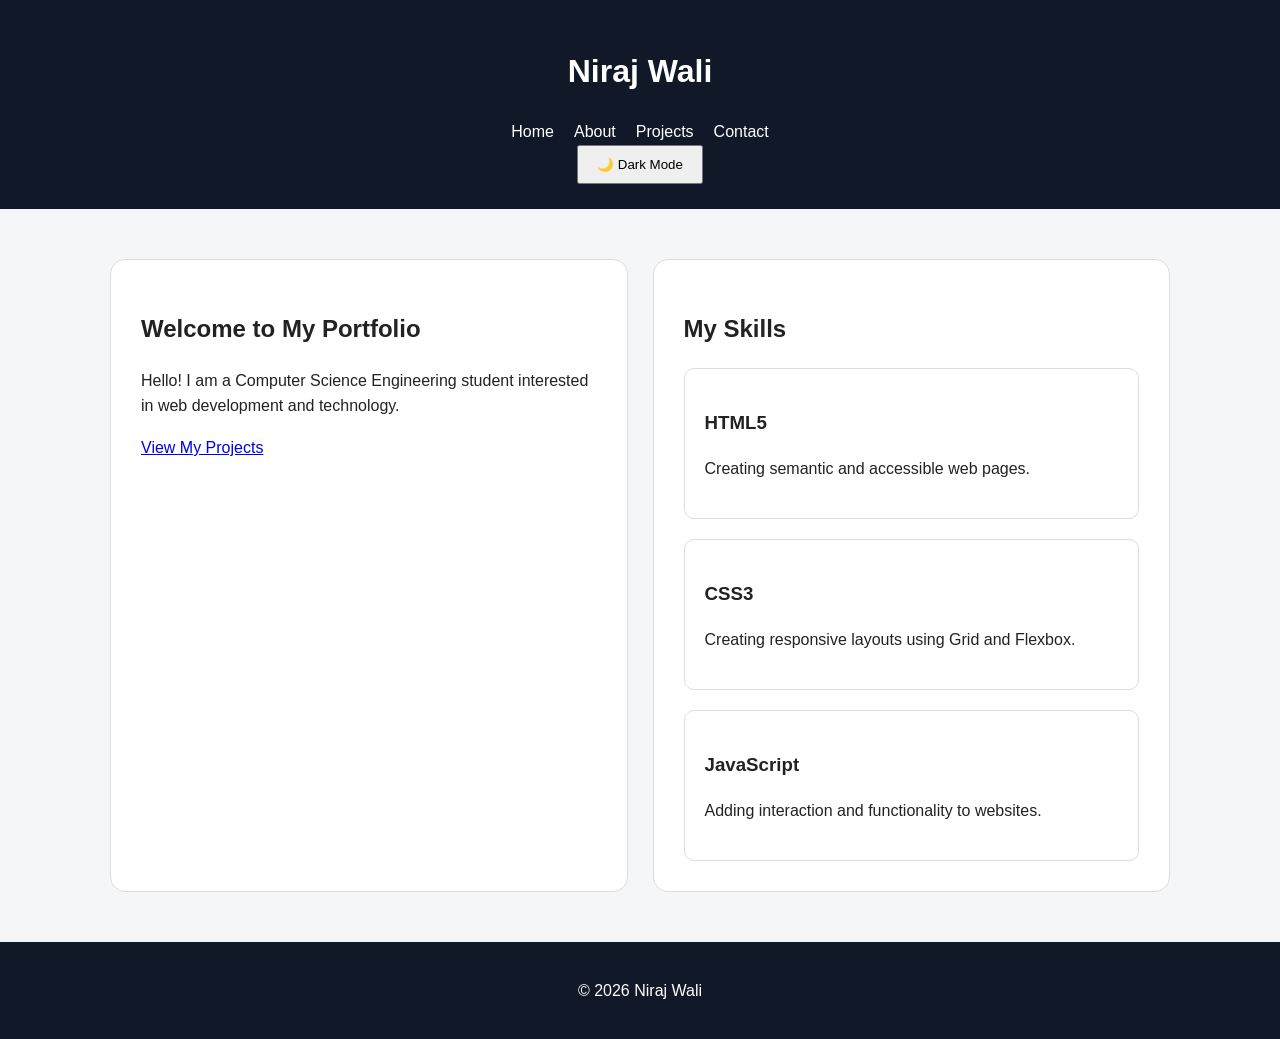
<file: index.html>
<!DOCTYPE html>
<html lang="en">

<head>
    <meta charset="UTF-8">
    <meta name="viewport" content="width=device-width, initial-scale=1.0">

    <title>Niraj Wali | Portfolio</title>

    <link rel="stylesheet" href="style.css">
</head>

<body>

<header>

    <h1>Niraj Wali</h1>

    <nav aria-label="Main navigation">
        <a href="index.html">Home</a>
        <a href="about.html">About</a>
        <a href="projects.html">Projects</a>
        <a href="contact.html">Contact</a>
    </nav>

    <button id="themeToggle" type="button">
        🌙 Dark Mode
    </button>

</header>

<main>

    <section>
        <h2>Welcome to My Portfolio</h2>

        <p>
            Hello! I am a Computer Science Engineering student
            interested in web development and technology.
        </p>

        <a href="projects.html">View My Projects</a>
    </section>

    <section>

        <h2>My Skills</h2>

        <div class="projects">

            <article class="project">
                <h3>HTML5</h3>
                <p>Creating semantic and accessible web pages.</p>
            </article>

            <article class="project">
                <h3>CSS3</h3>
                <p>Creating responsive layouts using Grid and Flexbox.</p>
            </article>

            <article class="project">
                <h3>JavaScript</h3>
                <p>Adding interaction and functionality to websites.</p>
            </article>

        </div>

    </section>

</main>

<footer>
    <p>&copy; 2026 Niraj Wali</p>
</footer>


<script>
const button = document.getElementById("themeToggle");

button.addEventListener("click", function () {

    document.body.classList.toggle("dark");

    if (document.body.classList.contains("dark")) {
        button.textContent = "☀️ Light Mode";
    } else {
        button.textContent = "🌙 Dark Mode";
    }

});
</script>

</body>
</html>
</file>
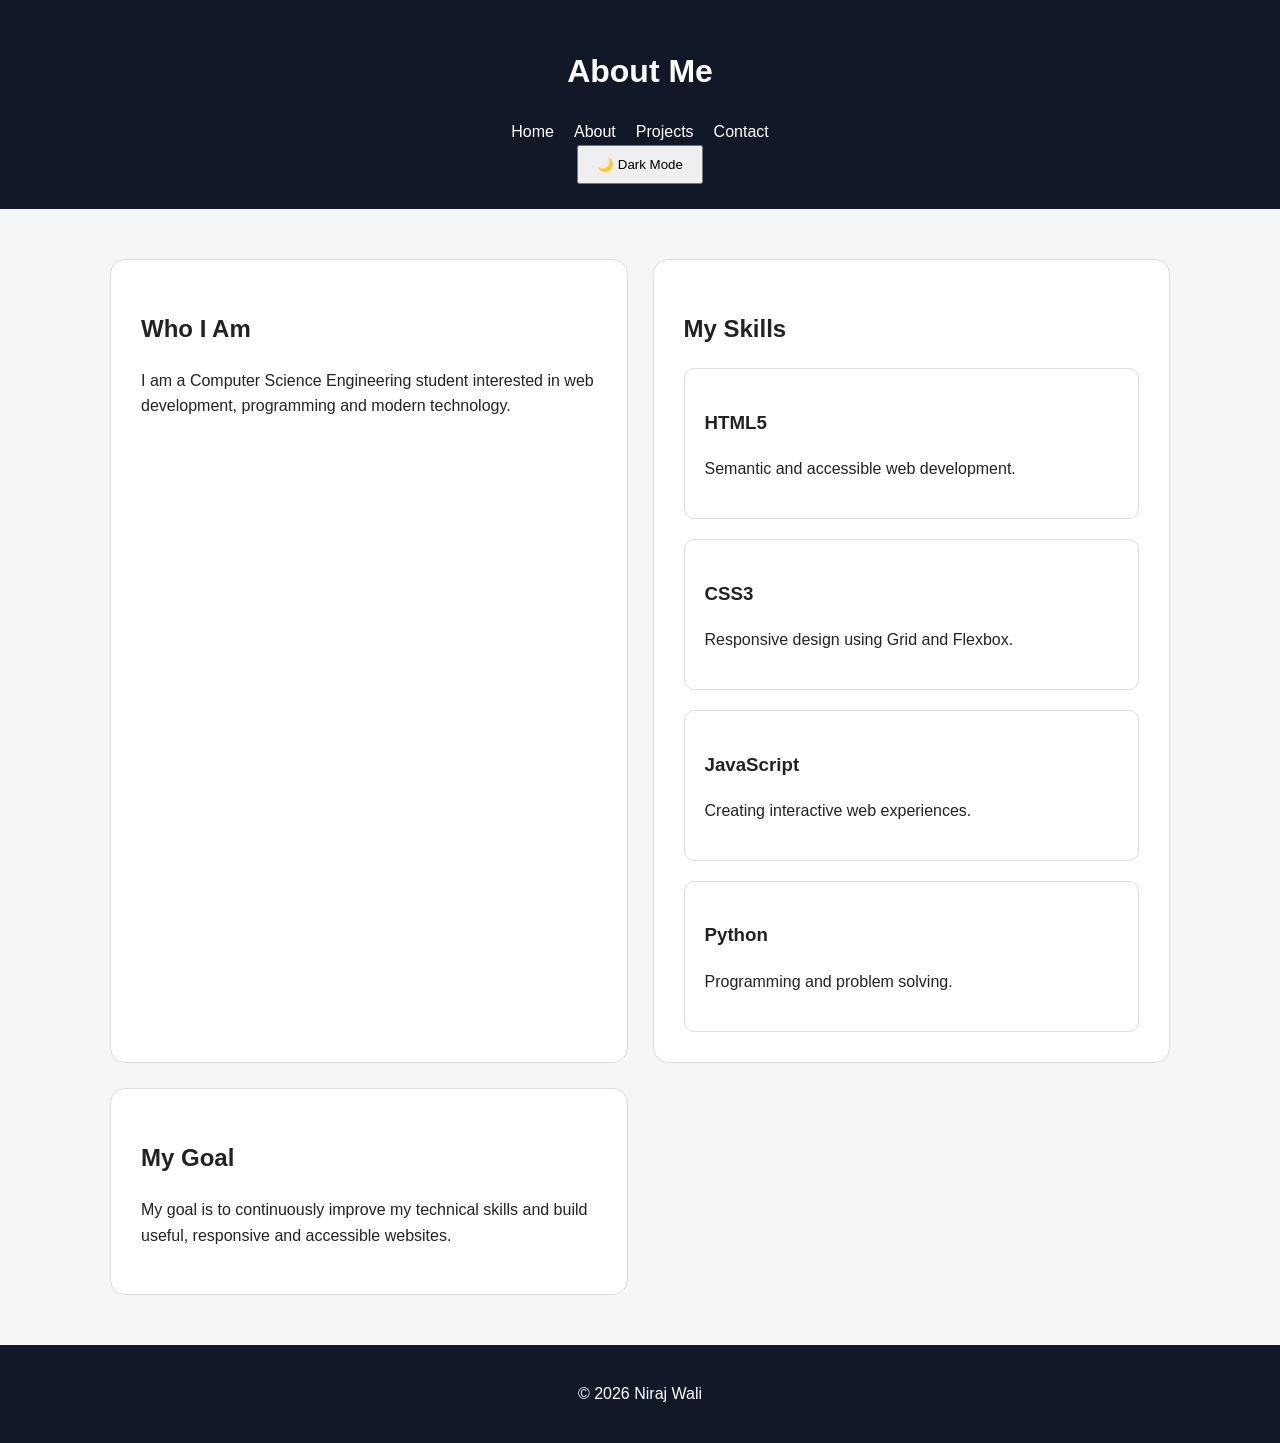
<file: about.html>
<!DOCTYPE html>
<html lang="en">
<head>
    <meta charset="UTF-8">
    <meta name="viewport" content="width=device-width, initial-scale=1.0">
    <meta name="description" content="About Niraj Wali">
    <title>About | Niraj Wali</title>
    <link rel="stylesheet" href="style.css">
</head>

<body>

<header>
    <h1>About Me</h1>

    <nav aria-label="Main navigation">
        <a href="index.html">Home</a>
        <a href="about.html">About</a>
        <a href="projects.html">Projects</a>
        <a href="contact.html">Contact</a>
    </nav>

    <button id="themeToggle" type="button"
            aria-label="Switch to dark mode">
        🌙 Dark Mode
    </button>
</header>

<main>

    <section>
        <h2>Who I Am</h2>
        <p>
            I am a Computer Science Engineering student interested
            in web development, programming and modern technology.
        </p>
    </section>

    <section>
        <h2>My Skills</h2>

        <div class="projects">

            <article class="project">
                <h3>HTML5</h3>
                <p>Semantic and accessible web development.</p>
            </article>

            <article class="project">
                <h3>CSS3</h3>
                <p>Responsive design using Grid and Flexbox.</p>
            </article>

            <article class="project">
                <h3>JavaScript</h3>
                <p>Creating interactive web experiences.</p>
            </article>

            <article class="project">
                <h3>Python</h3>
                <p>Programming and problem solving.</p>
            </article>

        </div>
    </section>

    <section>
        <h2>My Goal</h2>
        <p>
            My goal is to continuously improve my technical skills
            and build useful, responsive and accessible websites.
        </p>
    </section>

</main>

<footer>
    <p>&copy; 2026 Niraj Wali</p>
</footer>

<script src="script.js"></script>

</body>
</html>
</file>
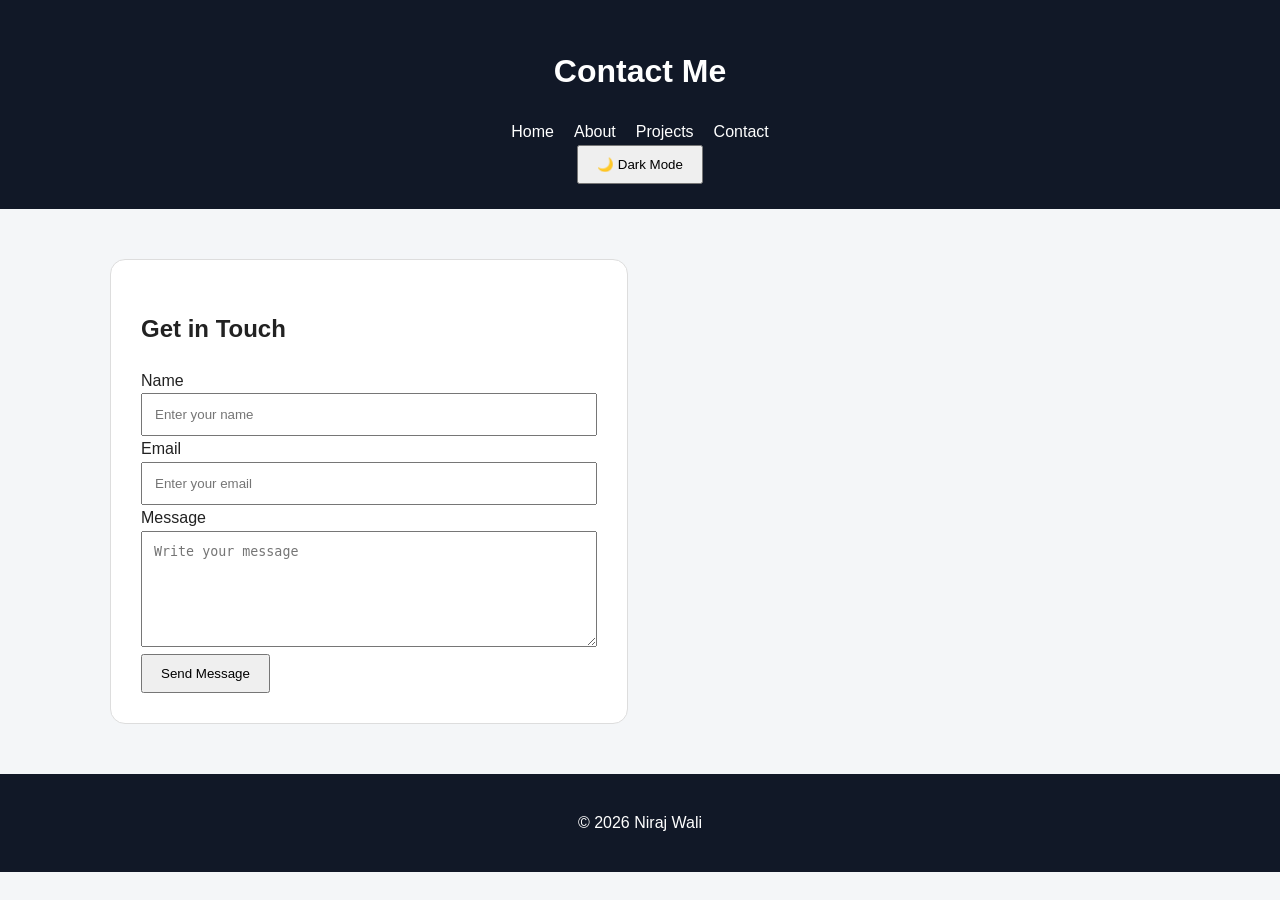
<file: contact.html>
<!DOCTYPE html>
<html lang="en">
<head>
    <meta charset="UTF-8">
    <meta name="viewport" content="width=device-width, initial-scale=1.0">
    <meta name="description" content="Contact Niraj Wali">
    <title>Contact | Niraj Wali</title>
    <link rel="stylesheet" href="style.css">
</head>

<body>

<header>
    <h1>Contact Me</h1>

    <nav aria-label="Main navigation">
        <a href="index.html">Home</a>
        <a href="about.html">About</a>
        <a href="projects.html">Projects</a>
        <a href="contact.html">Contact</a>
    </nav>

    <button id="themeToggle" type="button"
            aria-label="Switch to dark mode">
        🌙 Dark Mode
    </button>
</header>

<main>

    <section>
        <h2>Get in Touch</h2>

        <form>

            <label for="name">Name</label>
            <input
                type="text"
                id="name"
                name="name"
                placeholder="Enter your name"
                required
            >

            <label for="email">Email</label>
            <input
                type="email"
                id="email"
                name="email"
                placeholder="Enter your email"
                required
            >

            <label for="message">Message</label>
            <textarea
                id="message"
                name="message"
                rows="6"
                placeholder="Write your message"
                required
            ></textarea>

            <button type="submit">Send Message</button>

        </form>
    </section>

</main>

<footer>
    <p>&copy; 2026 Niraj Wali</p>
</footer>

<script src="script.js"></script>

</body>
</html>
</file>
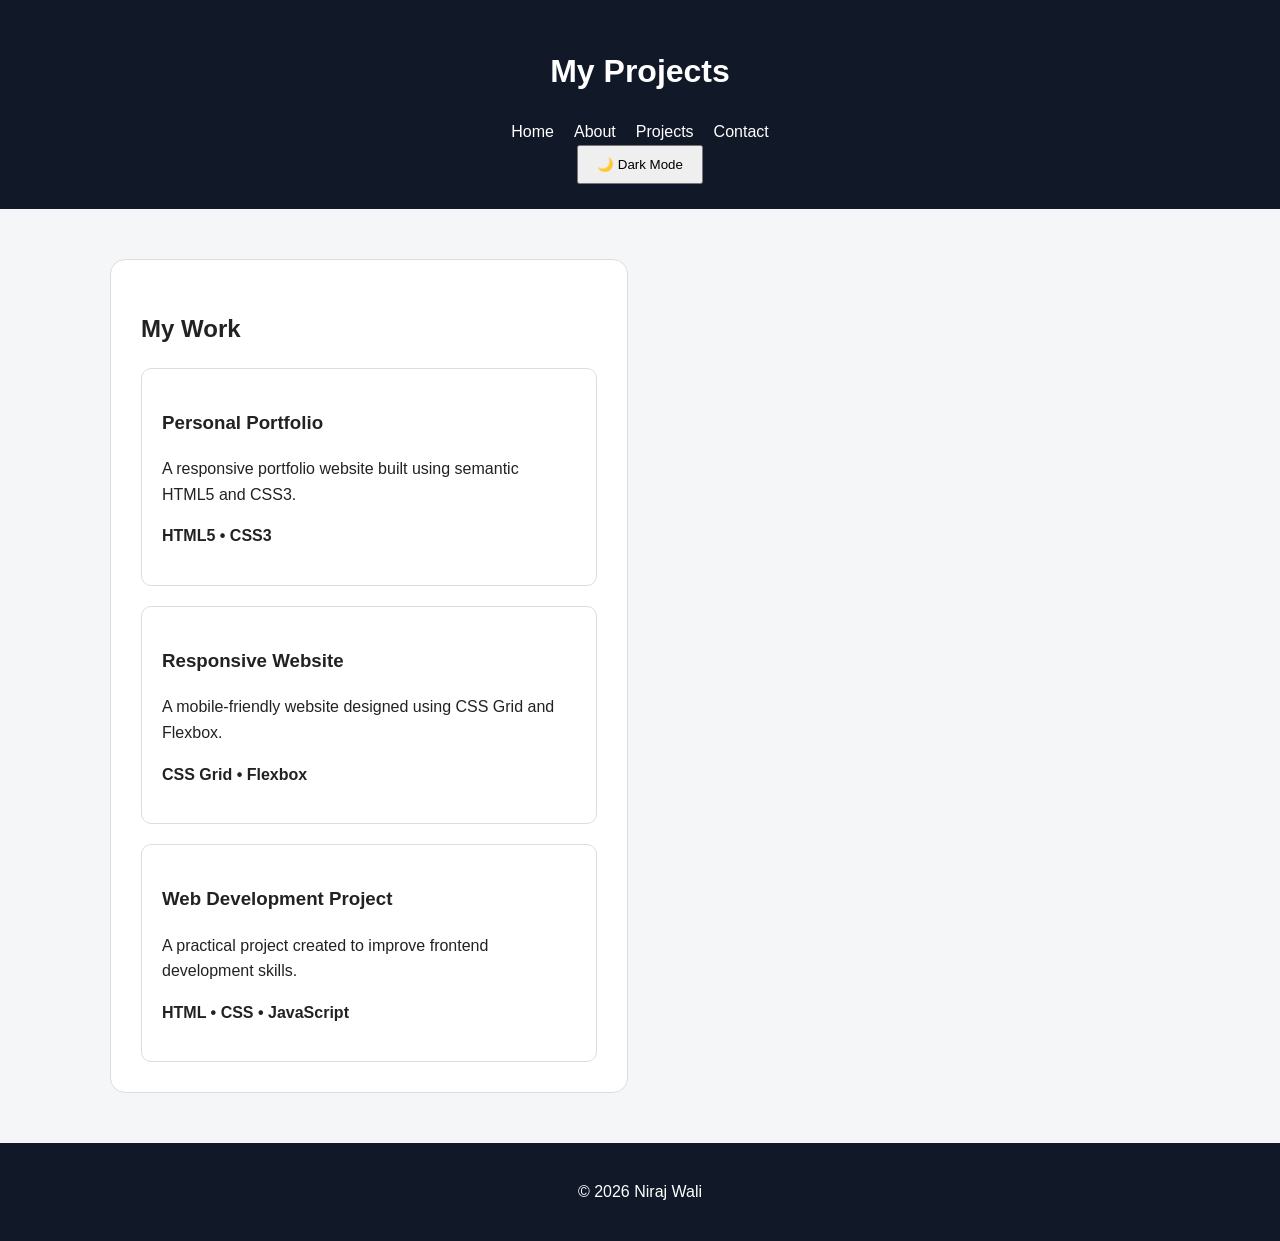
<file: projects.html>
<!DOCTYPE html>
<html lang="en">
<head>
    <meta charset="UTF-8">
    <meta name="viewport" content="width=device-width, initial-scale=1.0">
    <meta name="description" content="Projects by Niraj Wali">
    <title>Projects | Niraj Wali</title>
    <link rel="stylesheet" href="style.css">
</head>

<body>

<header>
    <h1>My Projects</h1>

    <nav aria-label="Main navigation">
        <a href="index.html">Home</a>
        <a href="about.html">About</a>
        <a href="projects.html">Projects</a>
        <a href="contact.html">Contact</a>
    </nav>

    <button id="themeToggle" type="button"
            aria-label="Switch to dark mode">
        🌙 Dark Mode
    </button>
</header>

<main>

    <section>
        <h2>My Work</h2>

        <div class="projects">

            <article class="project">
                <h3>Personal Portfolio</h3>
                <p>
                    A responsive portfolio website built using
                    semantic HTML5 and CSS3.
                </p>
                <p><strong>HTML5 • CSS3</strong></p>
            </article>

            <article class="project">
                <h3>Responsive Website</h3>
                <p>
                    A mobile-friendly website designed using
                    CSS Grid and Flexbox.
                </p>
                <p><strong>CSS Grid • Flexbox</strong></p>
            </article>

            <article class="project">
                <h3>Web Development Project</h3>
                <p>
                    A practical project created to improve
                    frontend development skills.
                </p>
                <p><strong>HTML • CSS • JavaScript</strong></p>
            </article>

        </div>
    </section>

</main>

<footer>
    <p>&copy; 2026 Niraj Wali</p>
</footer>

<script src="script.js"></script>

</body>
</html>
</file>
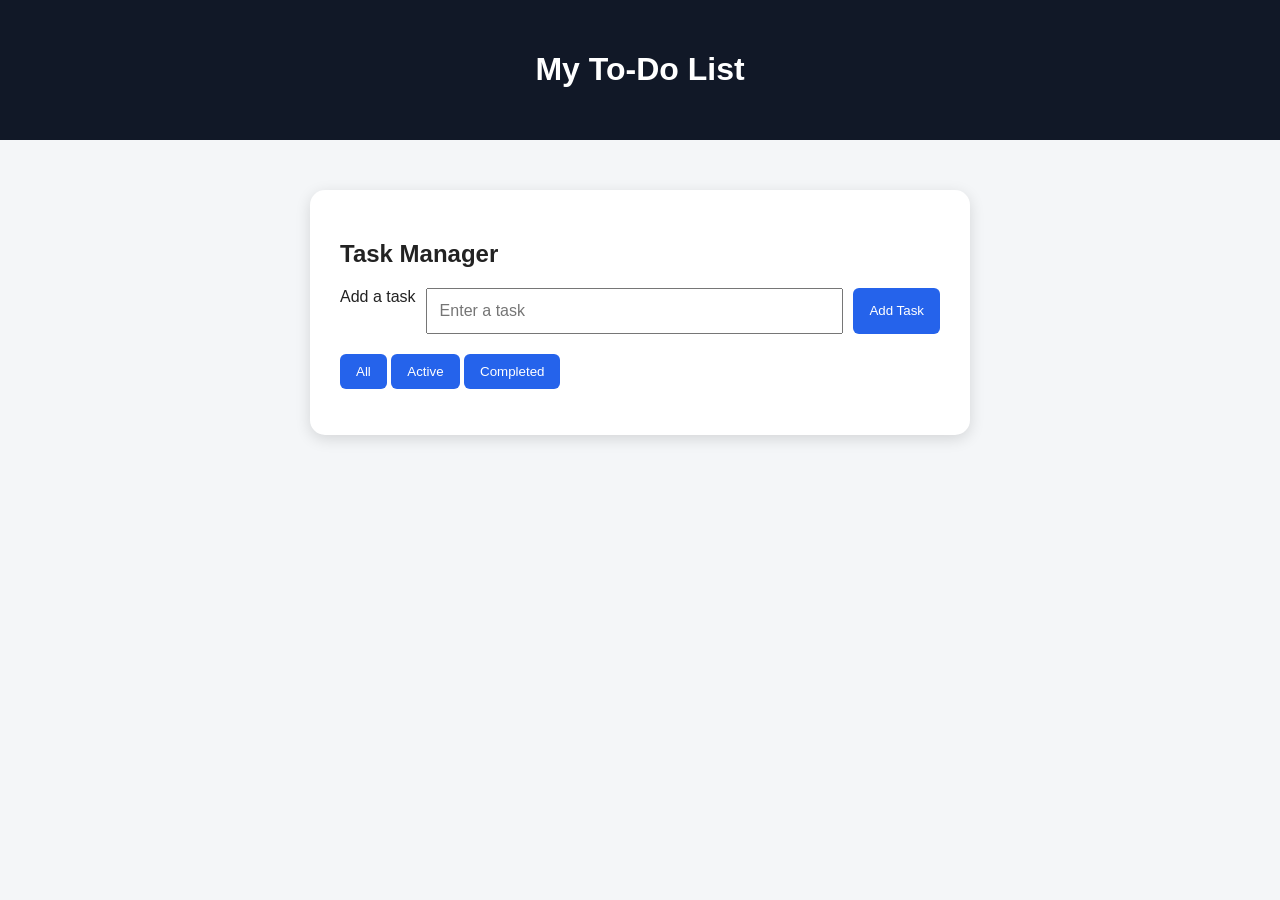
<file: todo.html>
<!DOCTYPE html>
<html lang="en">
<head>
    <meta charset="UTF-8">
    <meta name="viewport" content="width=device-width, initial-scale=1.0">
    <meta name="description" content="JavaScript To-Do List">
    <title>To-Do List | Niraj Wali</title>
    <link rel="stylesheet" href="todo.css">
</head>

<body>

<header>
    <h1>My To-Do List</h1>
</header>

<main>

    <section aria-labelledby="todo-title">

        <h2 id="todo-title">Task Manager</h2>

        <form id="todoForm">
            <label for="taskInput">Add a task</label>

            <input
                type="text"
                id="taskInput"
                placeholder="Enter a task"
                required
            >

            <button type="submit">Add Task</button>
        </form>

        <div>
            <button type="button" data-filter="all">All</button>
            <button type="button" data-filter="active">Active</button>
            <button type="button" data-filter="completed">Completed</button>
        </div>

        <ul id="taskList"></ul>

    </section>

</main>

<script src="todo.js"></script>

</body>
</html>
</file>
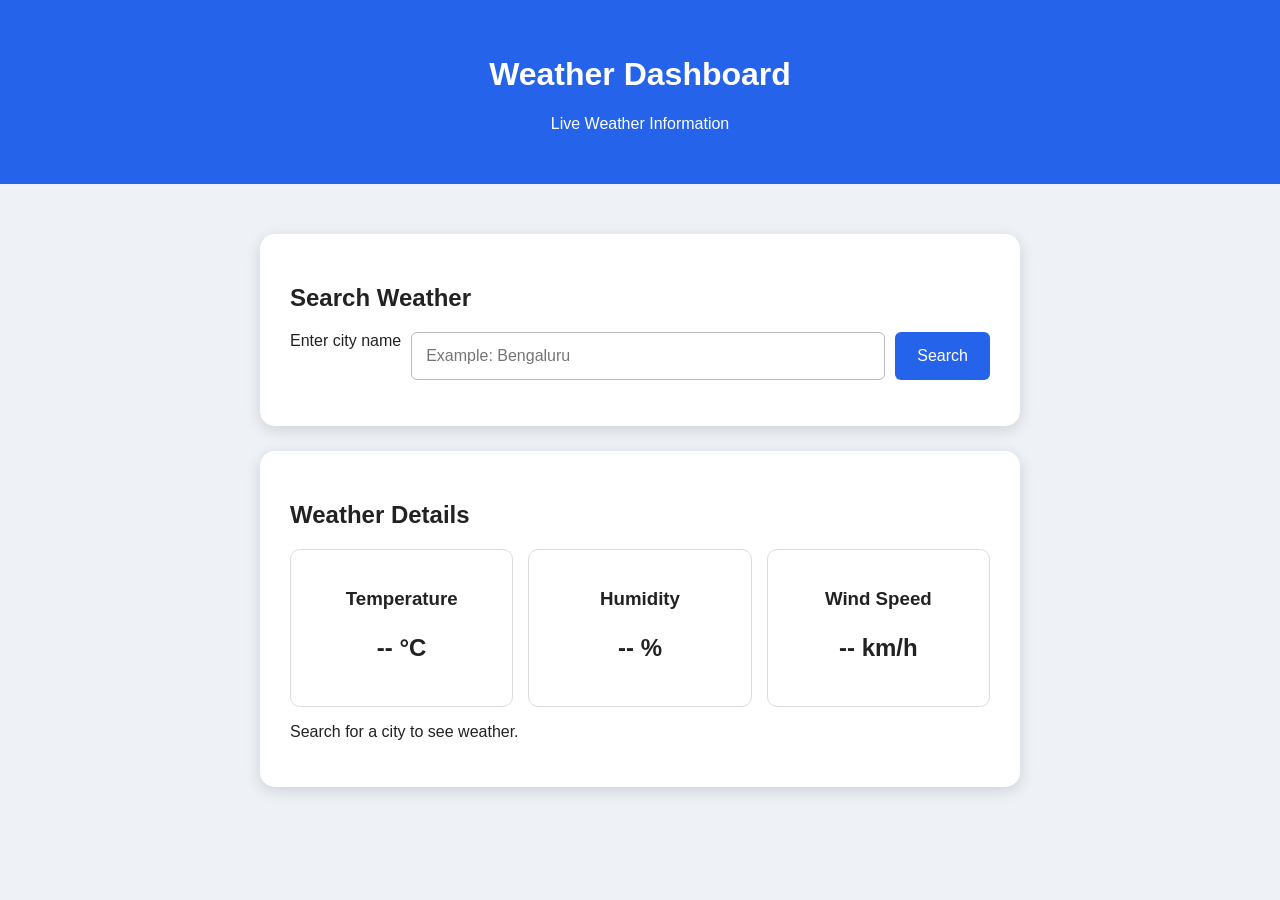
<file: weather.html>
<!DOCTYPE html>
<html lang="en">
<head>
    <meta charset="UTF-8">
    <meta name="viewport" content="width=device-width, initial-scale=1.0">

    <meta name="description"
          content="Real-time weather dashboard using JavaScript and REST APIs">

    <title>Weather Dashboard | Niraj Wali</title>

    <link rel="stylesheet" href="weather.css">
</head>

<body>

<header>
    <h1>Weather Dashboard</h1>
    <p>Live Weather Information</p>
</header>

<main>

    <section aria-labelledby="search-title">

        <h2 id="search-title">Search Weather</h2>

        <form id="weatherForm">

            <label for="city">Enter city name</label>

            <input
                type="text"
                id="city"
                placeholder="Example: Bengaluru"
                required
            >

            <button type="submit">Search</button>

        </form>

        <p id="message" role="status"></p>

    </section>

    <section id="weather" aria-labelledby="weather-title">

        <h2 id="weather-title">Weather Details</h2>

        <div class="weather-grid">

            <article>
                <h3>Temperature</h3>
                <p id="temperature">-- °C</p>
            </article>

            <article>
                <h3>Humidity</h3>
                <p id="humidity">-- %</p>
            </article>

            <article>
                <h3>Wind Speed</h3>
                <p id="wind">-- km/h</p>
            </article>

        </div>

        <p id="location">Search for a city to see weather.</p>

    </section>

</main>

<script src="weather.js"></script>

</body>
</html>
</file>
<file: style.css>
:root {
    --bg: #f4f6f8;
    --surface: #ffffff;
    --text: #222222;
    --primary: #2563eb;
    --header: #111827;
    --border: #dddddd;
}
body.dark {
    --bg: #111827;
    --surface: #1f2937;
    --text: #ffffff;
    --primary: #60a5fa;
    --header: #020617;
    --border: #374151;
}
* {
    box-sizing: border-box;
}

body {
    margin: 0;
    font-family: Arial, sans-serif;
    background: var(--bg);
    color: var(--text);
    line-height: 1.6;
}

header {
    background: var(--header);
    color: white;
    padding: 25px;
    text-align: center;
}

nav {
    display: flex;
    justify-content: center;
    flex-wrap: wrap;
    gap: 20px;
    margin-top: 15px;
}

nav a {
    color: white;
    text-decoration: none;
}

nav a:hover,
nav a:focus {
    color: #60a5fa;
}

main {
    max-width: 1100px;
    margin: 30px auto;
    padding: 20px;
    display: grid;
    grid-template-columns: 1fr;
    gap: 25px;
}

section {
    background: var(--surface);
    padding: 30px;
    border-radius: 15px;
    border: 1px solid var(--border);
}

.projects {
    display: grid;
    grid-template-columns: repeat(auto-fit, minmax(220px, 1fr));
    gap: 20px;
}

.project {
    padding: 20px;
    border: 1px solid var(--border);
    border-radius: 10px;
}

button {
    padding: 10px 18px;
    cursor: pointer;
}

input,
textarea {
    width: 100%;
    padding: 12px;
}

footer {
    background: var(--header);
    color: white;
    text-align: center;
    padding: 20px;
}

@media (min-width: 768px) {
    main {
        grid-template-columns: repeat(2, 1fr);
    }
}

@media (max-width: 600px) {
    main {
        padding: 15px;
    }

    nav {
        gap: 12px;
    }
}
</file>
<file: todo.css>
* {
    box-sizing: border-box;
}

body {
    margin: 0;
    font-family: Arial, sans-serif;
    background: #f4f6f8;
    color: #222;
}

header {
    background: #111827;
    color: white;
    text-align: center;
    padding: 30px 15px;
}

main {
    max-width: 700px;
    margin: 30px auto;
    padding: 20px;
}

section {
    background: white;
    padding: 30px;
    border-radius: 15px;
    box-shadow: 0 4px 15px #0002;
}

form {
    display: flex;
    gap: 10px;
    margin-bottom: 20px;
}

input {
    flex: 1;
    padding: 12px;
    font-size: 16px;
}

button {
    padding: 10px 16px;
    border: 0;
    border-radius: 6px;
    background: #2563eb;
    color: white;
    cursor: pointer;
}

button:hover {
    opacity: 0.85;
}

#taskList {
    list-style: none;
    padding: 0;
}

.task {
    display: flex;
    align-items: center;
    gap: 10px;
    padding: 12px;
    margin-top: 10px;
    border: 1px solid #ddd;
    border-radius: 8px;
}

.task.completed span {
    text-decoration: line-through;
    opacity: 0.6;
}

.task span {
    flex: 1;
}

@media (max-width: 600px) {
    form {
        flex-direction: column;
    }

    .task {
        flex-wrap: wrap;
    }
}
</file>
<file: weather.css>
* {
    box-sizing: border-box;
}

body {
    margin: 0;
    font-family: Arial, sans-serif;
    background: #eef2f7;
    color: #222;
}

header {
    background: #2563eb;
    color: white;
    text-align: center;
    padding: 35px 15px;
}

main {
    max-width: 800px;
    margin: 30px auto;
    padding: 20px;
}

section {
    background: white;
    padding: 30px;
    margin-bottom: 25px;
    border-radius: 15px;
    box-shadow: 0 4px 15px #0002;
}

form {
    display: flex;
    gap: 10px;
}

input {
    flex: 1;
    padding: 14px;
    font-size: 16px;
    border: 1px solid #bbb;
    border-radius: 6px;
}

button {
    padding: 14px 22px;
    border: 0;
    border-radius: 6px;
    background: #2563eb;
    color: white;
    font-size: 16px;
    cursor: pointer;
}

button:hover {
    opacity: 0.85;
}

.weather-grid {
    display: grid;
    grid-template-columns: repeat(3, 1fr);
    gap: 15px;
}

article {
    padding: 20px;
    text-align: center;
    border: 1px solid #ddd;
    border-radius: 10px;
}

article p {
    font-size: 24px;
    font-weight: bold;
}

#message {
    font-weight: bold;
}

@media (max-width: 600px) {
    form {
        flex-direction: column;
    }

    .weather-grid {
        grid-template-columns: 1fr;
    }
}
</file>
